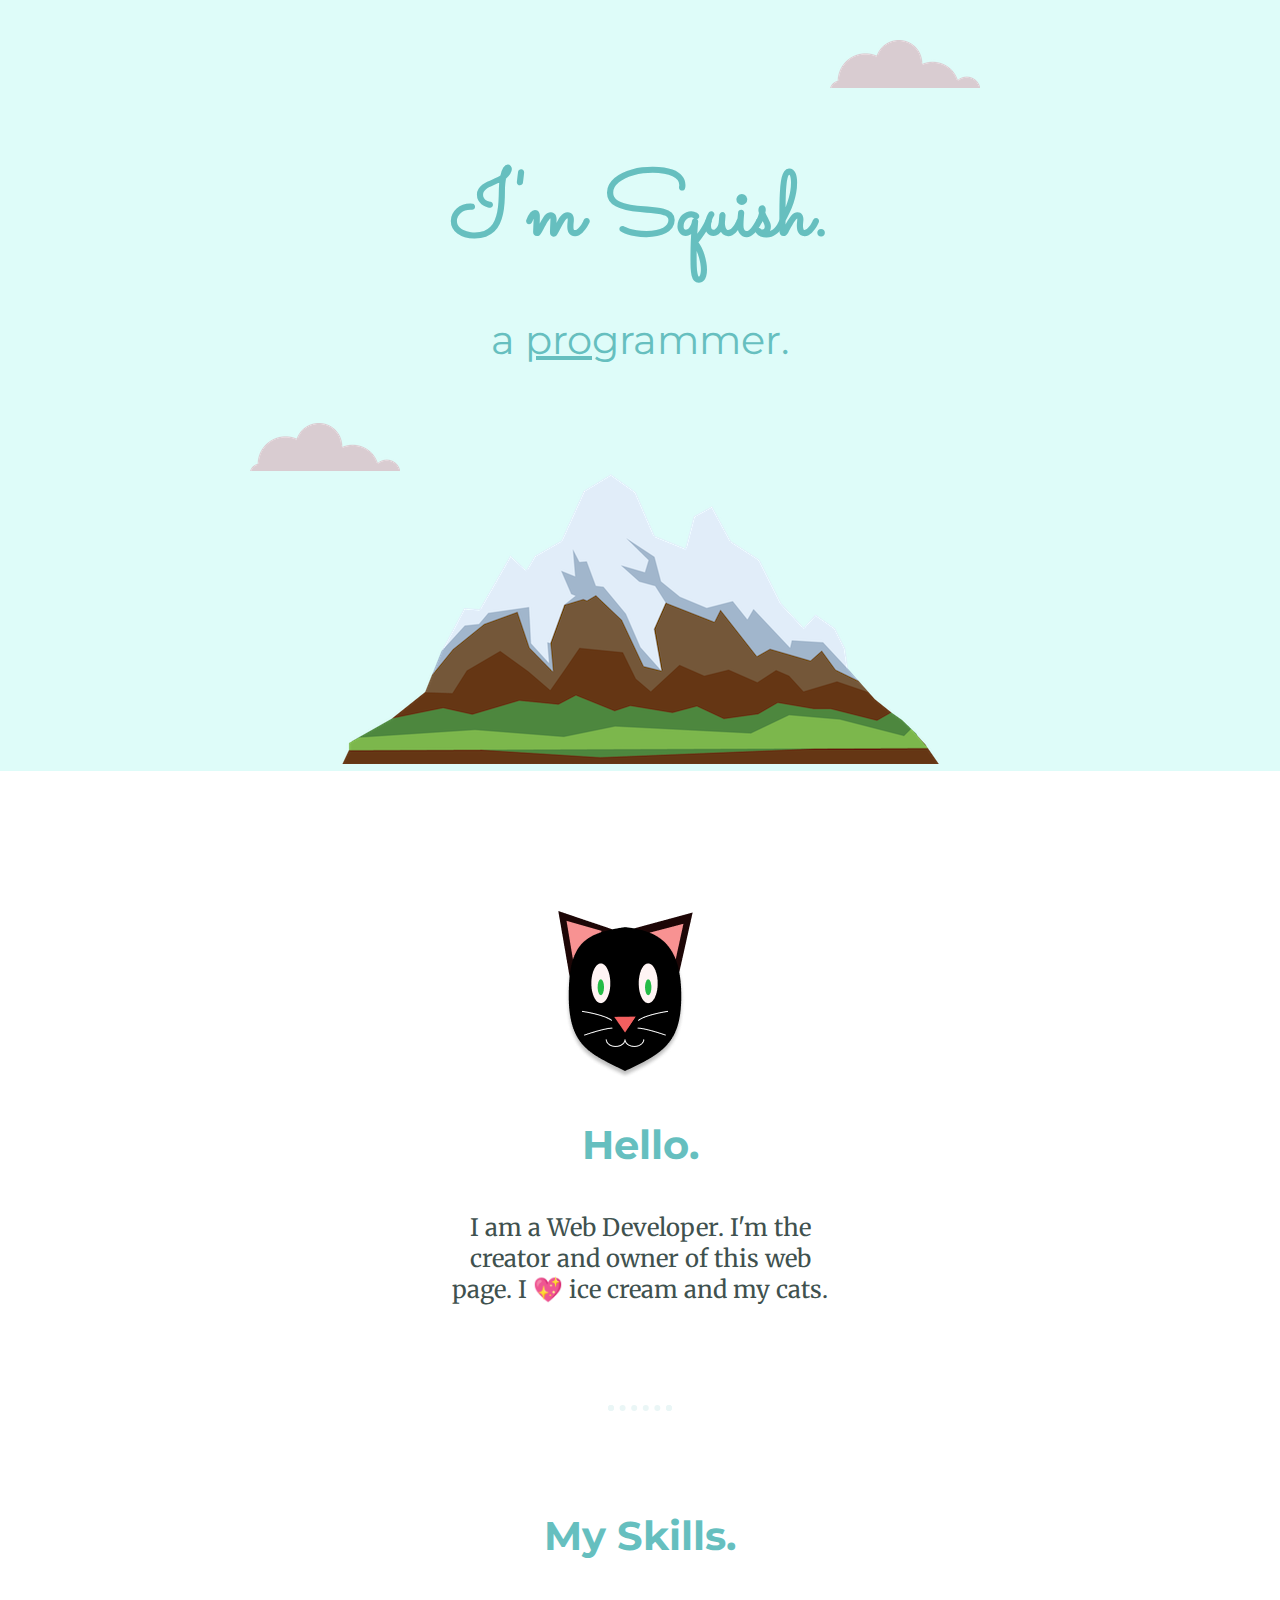
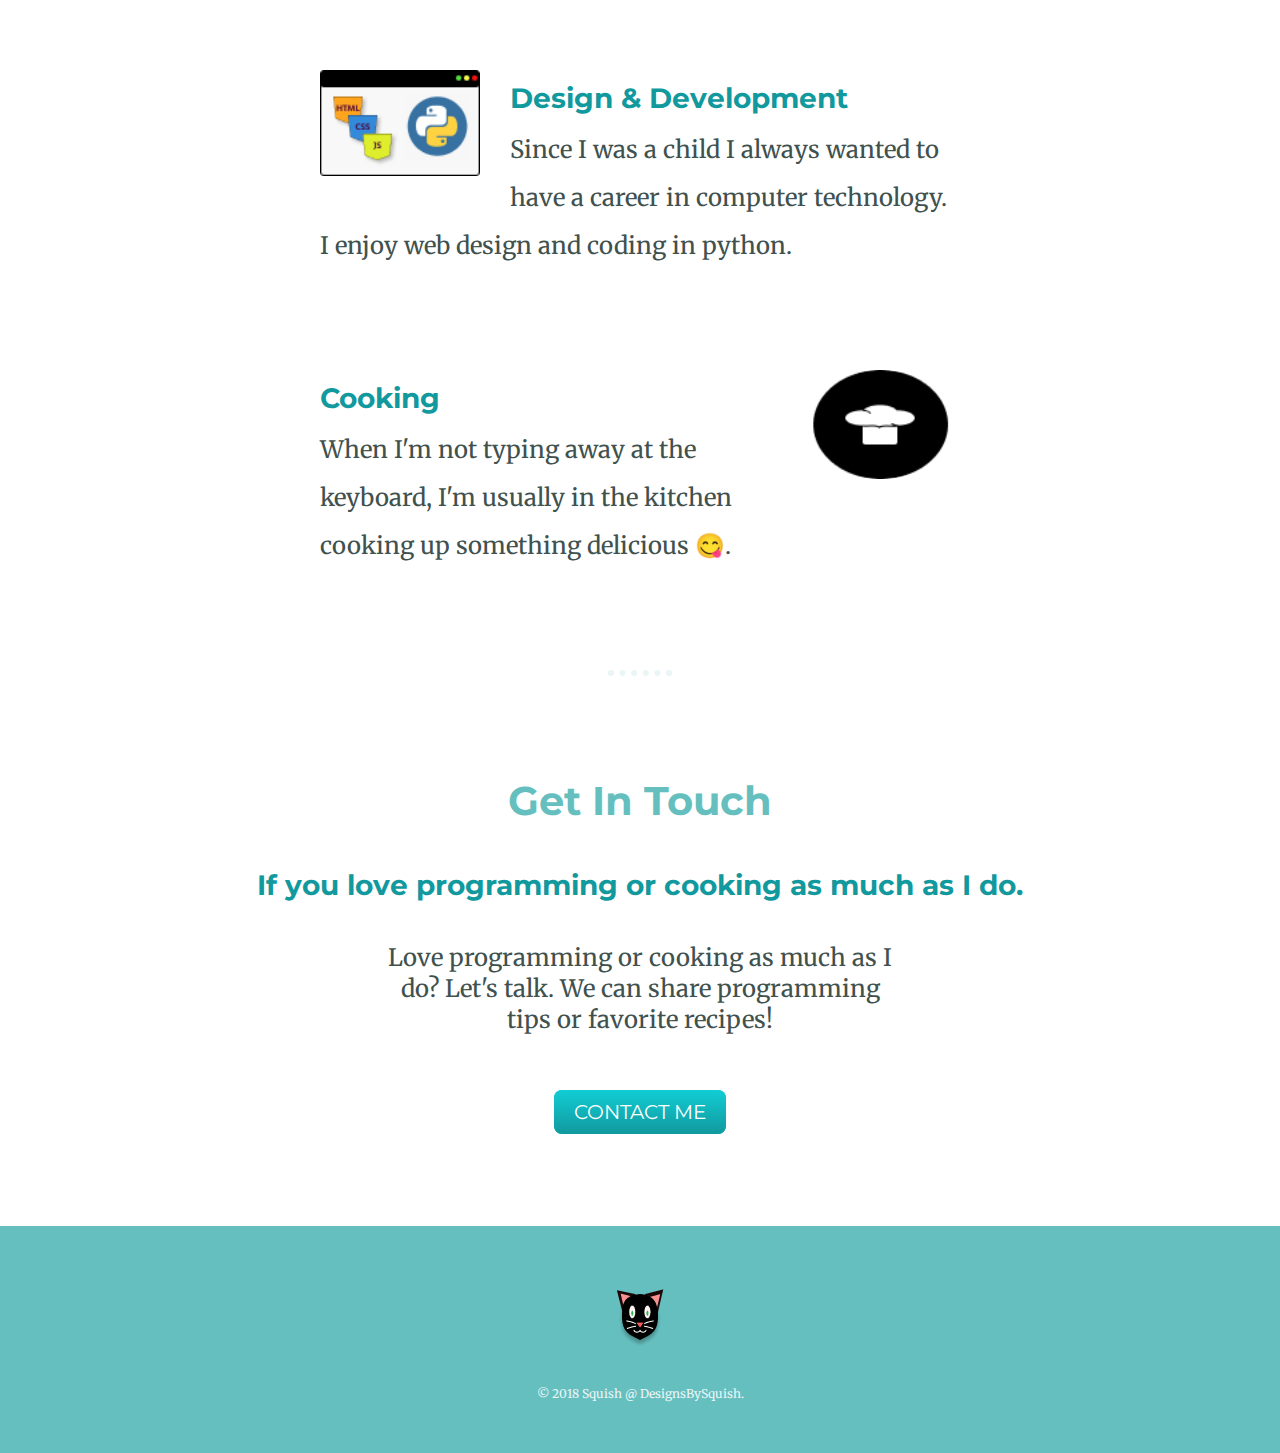
<file: index.html>
<!DOCTYPE html>
<html lang="en">
<head>
    <meta charset="UTF-8">
    <title>Squish</title>
    <link rel="stylesheet" href="css/styles.css">
    <link rel="icon" href="favicon.ico">
    <link rel="apple-touch-icon" href="apple-touch-icon.png">
    <link href="https://fonts.googleapis.com/css2?family=Merriweather:wght@700&family=Montserrat:wght@500&family=Sacramento&display=swap" rel="stylesheet">


</head>
<body>

    <div class="top-container">
        <img class="top-cloud" src="images/cloud.png" alt="cloud image">
        <h1>I'm Squish.</h1>
        <h2 class="programmer">a <span>pro</span>grammer.</h2>
        <img class="bottom-cloud" src="images/cloud.png" alt="cloud image">
        <img src="images/mountain.png" alt="mountain image">

    </div>

    <div class="middle-container">
        <div class="profile">
          <img class="profile-image" src="images/profile-cat.png" alt="profile picture">
          <h2>Hello.</h2>
          <p class="intro">I am a Web Developer. I'm the creator and owner of this web page. I 💖 ice cream and my cats.</p>
        </div>
        <hr>
        <div class="skills">
          <h2>My Skills.</h2>
          <div class="skill-row">
            <img class="skills-image" src="images/WebPage.png" alt="pixel computer skills">
            <h3>Design & Development</h3>
            <p class="skill-desc">Since I was a child I always wanted to have a career in computer technology. I enjoy web design and coding in python.</p>
          </div>
          <div class="skill-row">
            <img class="cooking-image" src="images/Chef Hat.png" alt="pixel chefs hat">
            <h3>Cooking</h3>
            <p class="cook-desc">When I'm not typing away at the keyboard, I'm usually in the kitchen cooking up something delicious 😋.</p>
          </div>
        </div>
        <hr>
        <div class="contact-me">
          <h2>Get In Touch</h2>
          <h3 class="contact-short">If you love programming or cooking as much as I do.</h3>
          <p class="contact-message">Love programming or cooking as much as I do? Let's talk. We can share programming tips or favorite recipes!</p>
          <a class="btn" href="mailto:designsbysquish@gmail.com">CONTACT ME</a>
        </div>
      </div>
      
      
      <div class="bottom-container">
        <a class="footer-link bounce" title="GitHub" href="https://github.com/Squish1607"><img src="images/Cat.png" alt="github icon"></a>
        <p class="copyright">© 2018 Squish @ DesignsBySquish.</p>
      </div>      
</body>
</html>
</file>
<file: css/styles.css>
body{
    color: #40514E;
    margin: 0;
    margin-bottom: 0;
    text-align: center;
    font-family: 'Merriweather', serif;
    font-size: 1.5em;
    
}

h1 {
    margin: 50px auto 0 auto;
    font-family: 'Sacramento', cursive;
    font-size: 5.625rem;
    color: #66BFBF;
}

h2 {
    font-family: 'Montserrat', sans-serif;
    font-size: 2.5rem;
    color: #66BFBF;
    padding-bottom: 10px;
}

.programmer {
    font-weight: normal;
}

h3 {
    font-family: 'Montserrat', sans-serif;
    color: #11999E;
    text-align: left;
    margin: auto;
}

hr {

    border: dotted #EAF6F6 6px;
    border-bottom: none;
    width: 4%;
    margin: 100px auto;
}

a {
    color: #11999E;
}

span {
    text-decoration: underline;
}

.contact-short {
    text-align: center;
}


.skill-row {
    width: 50%;
    margin: 100px auto 100px auto;
    line-height: 2;
}

.top-container {
    background-color: #defcf9;
    position: relative;
    padding-top: 100px;
}

.top-cloud{
    position: absolute;
    right: 300px;
    top: 40px;
}
.bottom-cloud{
    position: absolute;
    left: 250px;
    bottom: 300px;
}

.middle-container {

    margin: 100px 0;
   
}

.profile-image {
    margin-right: 30px;
}

.skills-image {
    width: 25%;
    float: left;
    margin-right: 30px;
}

.cooking-image {
    border-radius: 100%;
    width: 25%;
    float: right;
    margin-left: 30px;
}

.skill-desc {
    margin: auto;
}

.cook-desc {
    margin: auto;
}

.bottom-container {
    background-color: #66BFBF;
    padding: 50px 0 20px;
}


.footer-link:hover{
    opacity: 0.5;
}

.skills p {
    text-align: left;
}

.intro {
    width: 30%;
    margin: auto;
}

.contact-message {

    width: 40%;
    margin: 40px auto 60px;
}

.btn {
    background: #11cdd4;
    background-image: -webkit-linear-gradient(top, #11cdd4, #11999e);
    background-image: -moz-linear-gradient(top, #11cdd4, #11999e);
    background-image: -ms-linear-gradient(top, #11cdd4, #11999e);
    background-image: -o-linear-gradient(top, #11cdd4, #11999e);
    background-image: linear-gradient(to bottom, #11cdd4, #11999e);
    -webkit-border-radius: 8;
    -moz-border-radius: 8;
    border-radius: 8px;
    font-family: 'Montserrat', sans-serif;
    color: #ffff;
    font-size: 20px;
    padding: 10px 20px 10px 20px;
    text-decoration: none;
  }
  
  .btn:hover {
    background: #30e3cb;
    background-image: -webkit-linear-gradient(top, #30e3cb, #2bc4ad);
    background-image: -moz-linear-gradient(top, #30e3cb, #2bc4ad);
    background-image: -ms-linear-gradient(top, #30e3cb, #2bc4ad);
    background-image: -o-linear-gradient(top, #30e3cb, #2bc4ad);
    background-image: linear-gradient(to bottom, #30e3cb, #2bc4ad);
    text-decoration: none;
  }

  .copyright {
      color: #EAF6F6;
      font-size: 0.75rem;
      padding: 20px 0;
  }

  .bounce {
  display: inline-block;
  position: relative;
  -moz-animation: bounce 1.1s infinite linear;
  -o-animation: bounce 1.1s infinite linear;
  -webkit-animation: bounce 1.1s infinite linear;
  animation: bounce 1.1s infinite linear;
}
.fa-twitter {
    color: #027bdd;
  font-size: 3em;
  margin: 20px;
}
@-webkit-keyframes bounce {
    0% { top: -0.1em; }
    50% { top: -0.15em; }
    70% { top: -0.2em; }
    100% { top: -0.1em;
}
@-moz-keyframes bounce {
    0% { top: -0.1em; }
    50% { top: -0.15em; }
    70% { top: -0.2em; }
    100% { top: -0.1em;
}
@-o-keyframes bounce {
    0% { top: -0.1em; }
    50% { top: -0.15em; }
    70% { top: -0.2em; }
    100% { top: -0.1em;
}
@-ms-keyframes bounce {
    0% { top: -0.1em; }
    50% { top: -0.15em; }
    70% { top: -0.2em; }
    100% { top: -0.1em;
}
@keyframes bounce {
    0% { top: 0; }
    50% { top: -0.1em; }
    70% { top: -0.2em; }
    100% { top: 0; }
}
</file>
